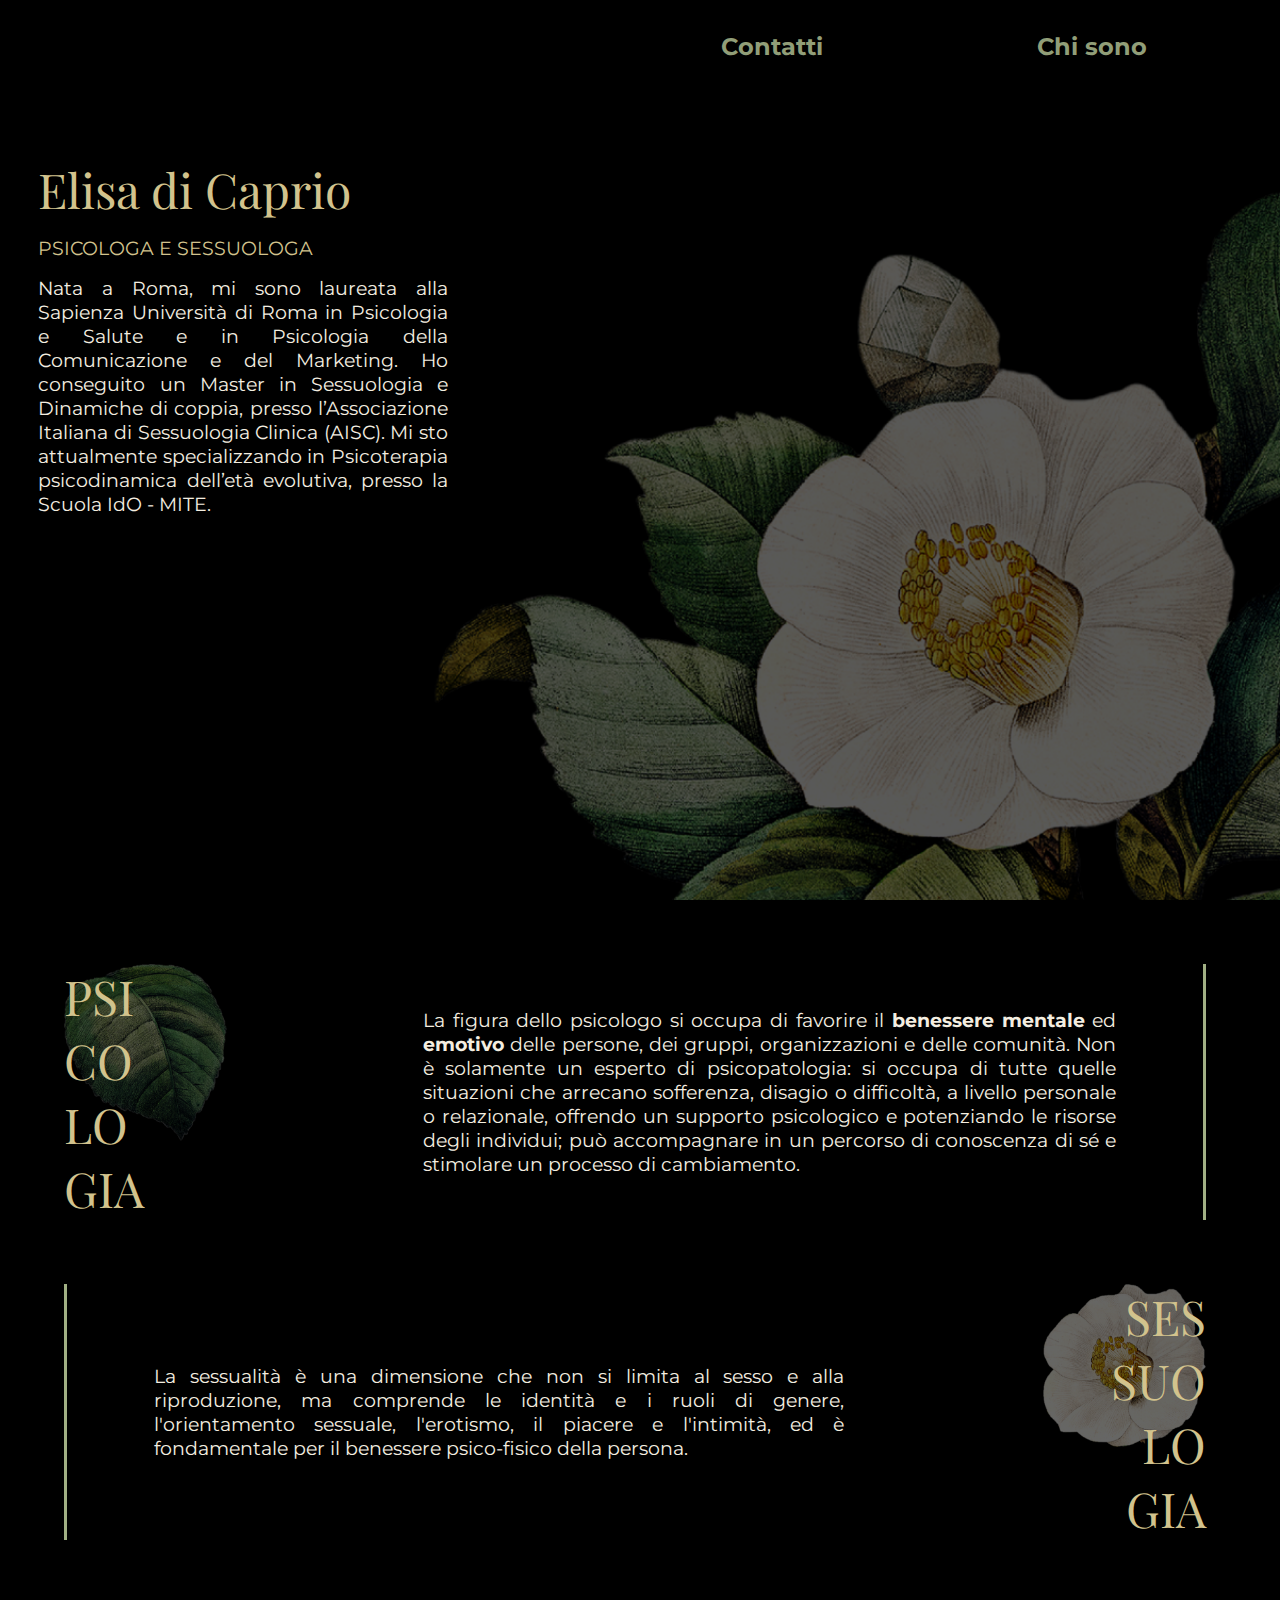
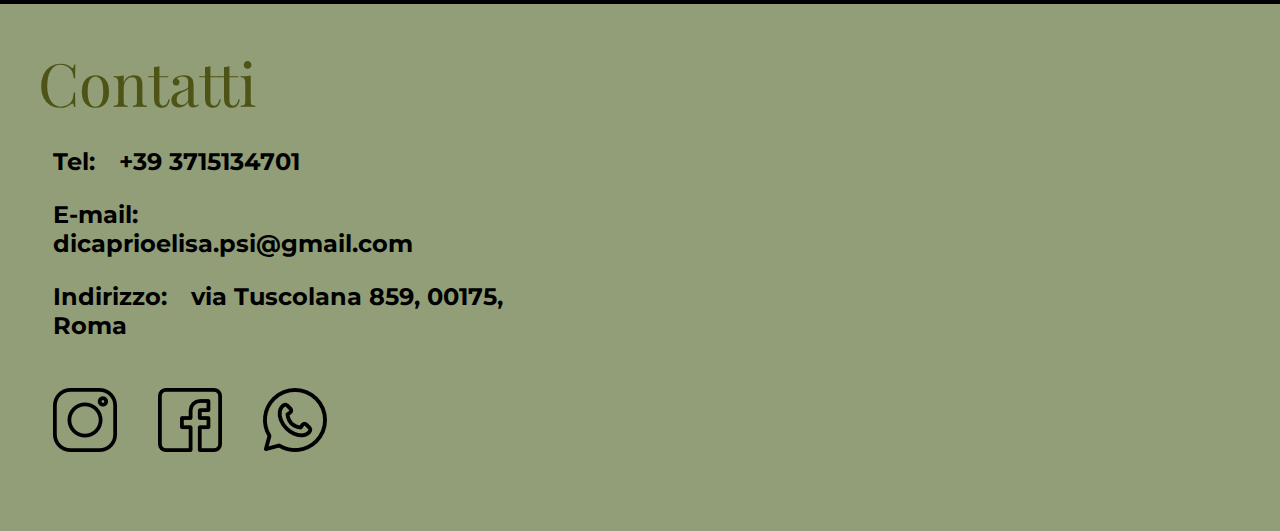
<file: index.html>
<!DOCTYPE html>
<meta name="viewport" content="width=device-width, initial-scale=1.0">
<head>
    <title>Elisa di Caprio - Home</title>
    <meta charset="UTF-8">
    <meta http-equiv="Content-type" content="text/html; charset=UTF-8">
    <meta name="description" content="Elisa di Caprio">
    <!--TODO: Inserire tag-->
    <meta name="keywords" content="Elisa di Caprio, ">
    <link rel="stylesheet" href="style.css" media="screen">
</head>

<body id="main" class="main">
    <script>

        var width = window.innerWidth
            || document.documentElement.clientWidth
            || document.body.clientWidth;

        if(width <= 768){
            document.location = "index-mobile.html";
        }
    </script>
    <div class="landing">
        <div class="right-side">
            <div class="grid-container-buttons">
                <button class="button" style="vertical-align:middle"><span>Contatti</span></button>
                <button class="button" style="vertical-align:middle"><span>Chi sono</span></button>
            </div>
        </div>
       
        <div class="home">
            <div>
                <div>Elisa di Caprio</div>
                <div class="subtitle"> PSICOLOGA E SESSUOLOGA</div>
                <p class="description">Nata a Roma, mi sono laureata alla Sapienza Università di Roma in Psicologia e Salute 
                    e in Psicologia della Comunicazione e del Marketing. Ho conseguito un Master in Sessuologia e Dinamiche di
                    coppia, presso l’Associazione Italiana di Sessuologia Clinica (AISC). Mi sto attualmente specializzando in
                    Psicoterapia psicodinamica dell’età evolutiva, presso la Scuola IdO - MITE. </p>
                    
            </div>
        </div>
    </div>
        <div class="grid-container-bro">
            <div class="psico">PSI<br>CO<br>LO<br>GIA</div>
            <div class="bro-desc">
            <div>
                La figura dello psicologo si occupa di favorire il <strong>benessere mentale</strong> ed <strong>emotivo</strong> delle persone, dei gruppi, 
                 organizzazioni e delle comunità. Non è solamente un esperto di psicopatologia: si occupa di tutte quelle 
                 situazioni che arrecano sofferenza, disagio o difficoltà, a livello personale o relazionale, offrendo un 
                 supporto psicologico e potenziando le risorse degli individui;  può accompagnare in un percorso di conoscenza 
                 di sé e stimolare un processo di cambiamento.

            </div>
            </div>
        </div>
        <div class="grid-container-bro line">
            <div class="bro-desc bro-desc-2">
                La sessualità è una dimensione che non si limita al sesso e alla riproduzione, ma comprende le identità e 
                i ruoli di genere, l'orientamento sessuale, l'erotismo, il piacere e l'intimità, ed è fondamentale per il 
                benessere psico-fisico della persona.
            </div>
            <div class="sessuo">SES<br>SUO<br>LO<br>GIA</div>
        </div>
        <div class="grid-container">
            <div class="contact-container">
                <div class="contact-title">Contatti</div>
                <div class="contact">Tel:&emsp;+39 3715134701</div>
                <div class="contact">E-mail:&emsp;dicaprioelisa.psi@gmail.com</div>
                <div class="contact">Indirizzo:&emsp;via Tuscolana 859, 00175, Roma</div>
                <a href="https://www.instagram.com/revelise.psi/"><img class="contact" src="instagram.png" alt="imaeg not found"></a>
                <a href="https://www.facebook.com/revelise.psi "><img class="contact" src="facebook.png" alt="imaeg not found"></a>
                <a href="https://wa.me/message/23TQEZNJ4GE5N1"><img class="contact" src="whatsapp.png" alt="imaeg not found"></a>
            </div>
            <div class="map">
                <iframe  src="https://www.google.com/maps/embed?pb=!1m18!1m12!1m3!1d2971.616745434791!2d12.558312115106535!3d41.85807537922372!2m3!1f0!2f0!3f0!3m2!1i1024!2i768!4f13.1!3m3!1m2!1s0x132589d8e2f89cb1%3A0xbd8f54c60af31cda!2sVia%20Tuscolana%2C%20859%2C%2000175%20Roma%20RM!5e0!3m2!1sit!2sit!4v1659891636384!5m2!1sit!2sit" width="600" height="450" style="border:0;" allowfullscreen="" loading="lazy" referrerpolicy="no-referrer-when-downgrade"></iframe>
            </div>
        </div>
    </body>

        <!--<div class="form">
            <div id="ff-compose"></div>
            <script async defer src="https://formfacade.com/include/117635259732486860070/form/1FAIpQLSc1V2H8LiYmGTK0zC5p2ITrBA_oYTziR-J2kZ1sB9z3k2l68g/classic.js?div=ff-compose"></script>
        </div>!-->
</file>
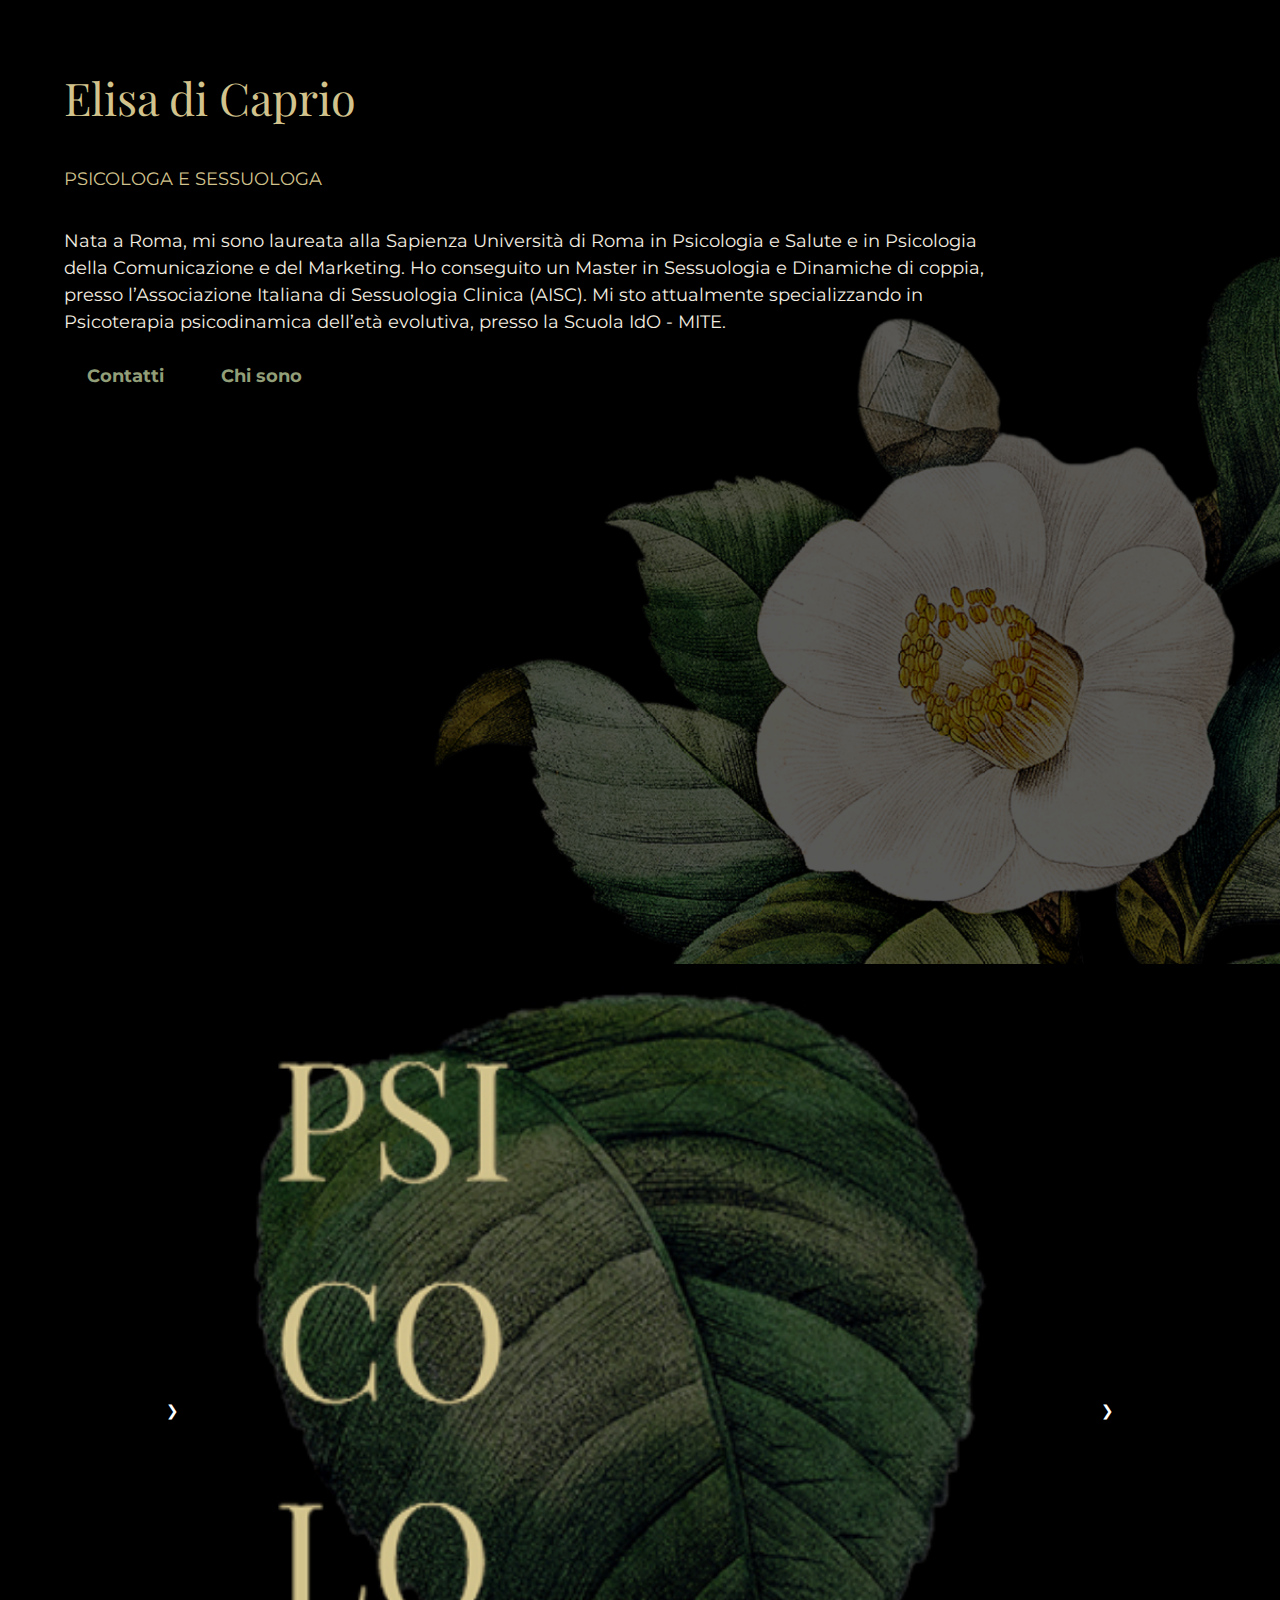
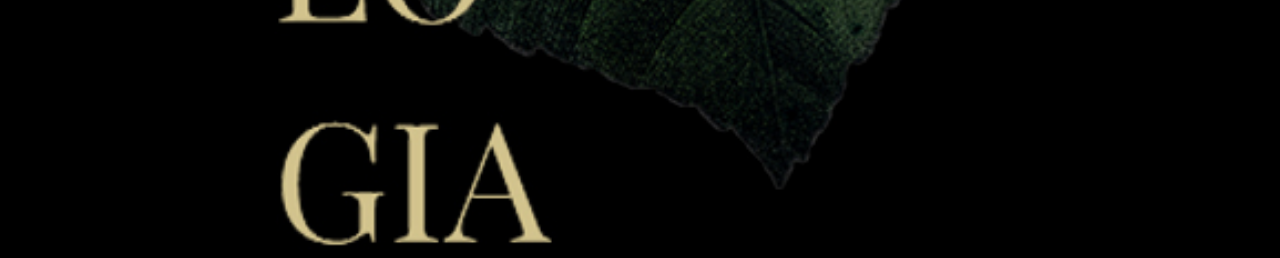
<file: index-mobile.html>
<!DOCTYPE html>
<meta name="viewport" content="width=device-width, initial-scale=1.0">
<head>
    <title>Elisa di Caprio - Home</title>
    <meta charset="UTF-8">
    <meta http-equiv="Content-type" content="text/html; charset=UTF-8">
    <meta name="description" content="Elisa di Caprio">
    <!--TODO: Inserire tag-->
    <meta name="keywords" content="Elisa di Caprio, ">
    <link rel="stylesheet" href="style-mobile.css" media="screen">
    <link rel="stylesheet" href="https://www.w3schools.com/w3css/4/w3.css">
</head>

<body class="main">
    <div class="landing">
        <div class="home">
            <div>Elisa di Caprio</div>
            <div class="subtitle"> PSICOLOGA E SESSUOLOGA</div>
            <p class="description">Nata a Roma, mi sono laureata alla Sapienza Università di Roma in Psicologia e Salute e in Psicologia della Comunicazione e del Marketing. Ho conseguito un Master in Sessuologia e Dinamiche di coppia, presso l’Associazione Italiana di Sessuologia Clinica (AISC). Mi sto attualmente specializzando in Psicoterapia psicodinamica dell’età evolutiva, presso la Scuola IdO - MITE. </p>
            <div class="grid-container-buttons">
                <button class="button" style="vertical-align:middle"><span>Contatti</span></button>
                <button class="button" style="vertical-align:middle"><span>Chi sono</span></button>
            </div>                    
        </div>
    </div>

    <div class="w3-content w3-display-container">
      <img class="mySlides" src="psico.jpg" style="width:100%">
      <img class="mySlides" src="green.jpg" style="width:100%">
    
      <button class="w3-button w3-black w3-display-left" onclick="plusDivs(-1)">&#10095;</button>
      <button class="w3-button w3-black w3-display-right" onclick="plusDivs(1)">&#10095;</button>
    </div>
    
    
    <script>
      var slideIndex = 1;
      showDivs(slideIndex);

      function plusDivs(n) {
        showDivs(slideIndex += n);
      }

      function showDivs(n) {
        var i;
        var x = document.getElementsByClassName("mySlides");
        if (n > x.length) {slideIndex = 1}
        if (n < 1) {slideIndex = x.length}
        for (i = 0; i < x.length; i++) {
          x[i].style.display = "none";  
        }
        x[slideIndex-1].style.display = "block";  
      }
    </script>        
</body>
</file>
<file: style.css>
@import url('https://fonts.googleapis.com/css2?family=Playfair+Display&display=swap');
@import url('https://fonts.googleapis.com/css2?family=Montserrat:wght@100&display=swap');
@import url('https://fonts.googleapis.com/css2?family=Sanchez&display=swap');
@import url('https://fonts.googleapis.com/css2?family=Poppins:wght@100&display=swap');

body, html {
  height: 100%;
  margin: 0;
  scroll-behavior: smooth;
}

:root{
  --green1: #A1B084;
  --green2: #919E78;
  --green3: #7F8A68;
  --green4: #677154;
  --green5: #4D5416;
  --crema: #F4EEE0;
  --ocra1: #D2C38D;
  --ocra2: #B49B3E;
  --rosso1: #98493B;
  --rosso2: #823626;
}

.main{
  background-color: black;
}

.landing{
  background-image: url("Camelia2.png");
  height: 100%; 
  background-position: center;
  background-repeat: no-repeat;
  background-size: cover;
 
}

.home { 
  color: var(--ocra1);
  font-family: 'Playfair Display';
  font-size: 300%;
  margin: 5% 5% 5% 3%;
  width: 40%;
  animation: 1s ease-out 0s 1 slideInFromLeft;
}

@keyframes slideInFromLeft {
  0% {
    transform: translateX(-100%);
  }
  100% {
    transform: translateX(0);
  }
}

.grid-container { 
  background-color: var(--green2);
  margin-top: 5%;
  color: var(--ocra1);
  font-family: 'Playfair Display';
  font-size: 300%;
  display: grid;
  grid-template-columns: auto auto;
  padding: 3%;
  gap: 10%;

}

.grid-container-buttons{
  padding:2%;
  display: grid;
  grid-template-columns: auto auto;
  width: 50%;
  height: 10%;
}

.right-side{
  display:flex;
  justify-content: flex-end;
  align-items: flex-end;
}

.grid-container-bro{
  color: var(--ocra1);
  font-family: 'Playfair Display';
  font-size: 300%;
  display: grid;
  grid-template-columns: 15% 80%;
  margin: 5% 10% 0 5%;
  gap: 10%;
}

.subtitle{
  font-family: 'Montserrat';
  font-size: 40%;
  color: var(--ocra1);
  margin: 3% 3% 3% 0;
}

.line{
  grid-template-columns: 80% 15%;

}

.psico{
  background-image: url("foglia3.png");
  background-size: contain;
  background-repeat: no-repeat;
}

.sessuo{
  background-image: url("fiore.png");
  background-size: contain;
  background-repeat: no-repeat;
  text-align: right;
}

.bro-desc{
  display:flex;
  align-items: center;
  justify-content: center;
  padding: 0 10% 0 10%;
  border-right: 3px solid var(--green1);
  font-size: 40%;
  text-align: justify;
  color: var(--crema);
  font-family: 'Montserrat';
}

.bro-desc-2{
  border-left: 3px solid var(--green1);
  border-right: 3px solid black;
}

.description{
  margin: 0 20% 0 0;
  font-size: 40%;
  text-align: justify;
  color: var(--crema);
  font-family: 'Montserrat';
}

.my-hr{
  margin-right: 50%;
  opacity: 50%;
  background: var(--green1);
  border: none;
  height: 2px;
}

.center{
  display: flex;
  align-items:flex-end;
  justify-content:flex-end;
}

.camelia{
  width: 50%;
  height: auto;
}

.button {
  border: none;
  color: var(--green2);
  background-color: black;
  font-weight: bold;
  padding: 2%;
  text-align: center;
  text-decoration: none;
  display: inline-block;
  position: relative;
  font-size: 150%;
  cursor: pointer;
  font-family: 'Montserrat';
  cursor: pointer;
}


.button:after {
  content: '';
  position: absolute;
  width: 100%;
  transform: scaleX(0);
  height: 2px;
  bottom: 0;
  left: 0;
  background-color: var(--green2);
  transform-origin: bottom right;
  transition: transform 0.25s ease-out;
}

.button:hover:after {
  transform: scaleX(1);
  transform-origin: bottom left;
}

.form{
  margin-top: 5%;
}

.contact{
  color: black;
  font-size: 50%;
  font-family: 'Montserrat';
  font-weight: bold;
  margin: 5% 3% 5% 3%;
}

.contact-title{
  color: var(--green5);
  margin-bottom: 5%;
  font-size: 125%;
}

.map{
  display: flex;
  align-items: flex-end;
  justify-content: flex-end;
}
</file>
<file: style-mobile.css>
@import url('https://fonts.googleapis.com/css2?family=Playfair+Display&display=swap');
@import url('https://fonts.googleapis.com/css2?family=Montserrat:wght@100&display=swap');
@import url('https://fonts.googleapis.com/css2?family=Sanchez&display=swap');
@import url('https://fonts.googleapis.com/css2?family=Poppins:wght@100&display=swap');

body, html {
  height: 100%;
  margin: 0;
  scroll-behavior: smooth;
}

:root{
  --green1: #A1B084;
  --green2: #919E78;
  --green3: #7F8A68;
  --green4: #677154;
  --green5: #4D5416;
  --crema: #F4EEE0;
  --ocra1: #D2C38D;
  --ocra2: #B49B3E;
  --rosso1: #98493B;
  --rosso2: #823626;
}

.main{
  background-color: black;
}

.landing{
  background-image: url("Camelia2.png");
  height: 100%; 
  background-position: center;
  background-repeat: no-repeat;
  background-size: cover;
 
}

.home { 
  color: var(--ocra1);
  font-family: 'Playfair Display';
  font-size: 300%;
  margin: 5%;
  animation: 1s ease-out 0s 1 slideInFromLeft;
}

@keyframes slideInFromLeft {
  0% {
    transform: translateX(-100%);
  }
  100% {
    transform: translateX(0);
  }
}

.subtitle{
  font-family: 'Montserrat';
  font-size: 40%;
  color: var(--ocra1);
  margin: 3% 3% 3% 0;
}

.description{
  margin: 0 20% 0 0;
  font-size: 40%;
  color: var(--crema);
  font-family: 'Montserrat';
}

.button {
  border: none;
  color: var(--green2);
  background-color: black;
  font-weight: bold;
  padding: 2%;
  text-align: center;
  text-decoration: none;
  display: inline-block;
  position: relative;
  font-size: 150%;
  cursor: pointer;
  font-family: 'Montserrat';
  cursor: pointer;
}


.button:after {
  content: '';
  position: absolute;
  width: 100%;
  transform: scaleX(0);
  height: 2px;
  bottom: 0;
  left: 0;
  background-color: var(--green2);
  transform-origin: bottom right;
  transition: transform 0.25s ease-out;
}

.button:hover:after {
  transform: scaleX(1);
  transform-origin: bottom left;
}
.button {
  border: none;
  color: var(--green2);
  background-color: rgba(0, 0 ,0, 0);
  font-weight: bold;
  padding: 2%;
  text-align: center;
  text-decoration: none;
  display: inline-block;
  position: relative;
  font-size: 40%;
  cursor: pointer;
  font-family: 'Montserrat';
  cursor: pointer;
}


.button:after {
  content: '';
  position: absolute;
  width: 100%;
  transform: scaleX(0);
  height: 2px;
  bottom: 0;
  left: 0;
  background-color: var(--green2);
  transform-origin: bottom right;
  transition: transform 0.25s ease-out;
}

.button:hover:after {
  transform: scaleX(1);
  transform-origin: bottom left;
}


.mySlides {display:none;}
</file>
